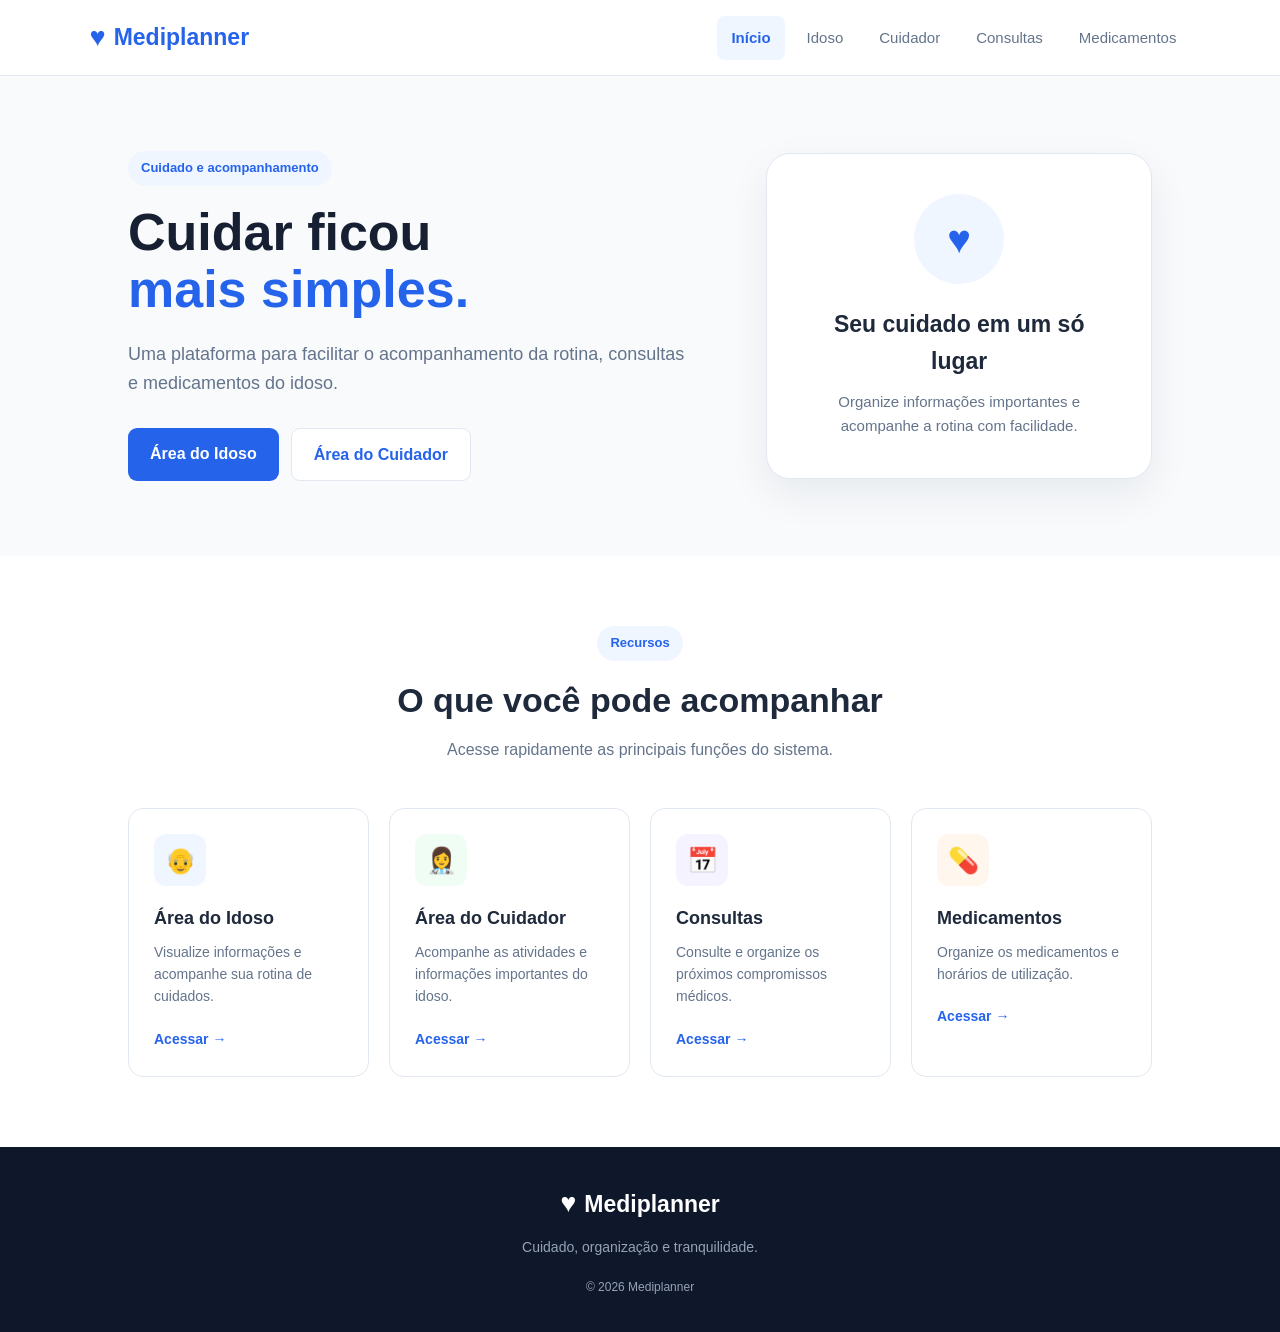
<file: index.html>
<!DOCTYPE html>
<html lang="pt-BR">
<head>
    <meta charset="UTF-8">
    <meta name="viewport" content="width=device-width, initial-scale=1.0">

    <title>Mediplanner - Início</title>

    <link rel="stylesheet" href="style.css">
</head>

<body>

    <header class="header">
        <div class="logo">
            <span>♥</span> Mediplanner
        </div>

        <nav class="menu">
            <a href="index.html" class="ativo">Início</a>
            <a href="idoso.html">Idoso</a>
            <a href="cuidador.html">Cuidador</a>
            <a href="consultas.html">Consultas</a>
            <a href="medicamentos.html">Medicamentos</a>
        </nav>
    </header>


    <main>

        <section class="hero">

            <div class="hero-texto">

                <span class="tag">Cuidado e acompanhamento</span>

                <h1>
                    Cuidar ficou
                    <span>mais simples.</span>
                </h1>

                <p>
                    Uma plataforma para facilitar o acompanhamento
                    da rotina, consultas e medicamentos do idoso.
                </p>

                <div class="hero-botoes">
                    <a href="idoso.html" class="botao principal">
                        Área do Idoso
                    </a>

                    <a href="cuidador.html" class="botao secundario">
                        Área do Cuidador
                    </a>
                </div>

            </div>


            <div class="hero-card">

                <div class="icone-grande">
                    ♥
                </div>

                <h2>Seu cuidado em um só lugar</h2>

                <p>
                    Organize informações importantes
                    e acompanhe a rotina com facilidade.
                </p>

            </div>

        </section>


        <section class="secao">

            <div class="titulo-secao">
                <span class="tag">Recursos</span>

                <h2>O que você pode acompanhar</h2>

                <p>
                    Acesse rapidamente as principais funções do sistema.
                </p>
            </div>


            <div class="cards">

                <a href="idoso.html" class="card">

                    <div class="card-icone azul">
                        👴
                    </div>

                    <h3>Área do Idoso</h3>

                    <p>
                        Visualize informações e acompanhe
                        sua rotina de cuidados.
                    </p>

                    <span class="card-link">
                        Acessar →
                    </span>

                </a>


                <a href="cuidador.html" class="card">

                    <div class="card-icone verde">
                        👩‍⚕️
                    </div>

                    <h3>Área do Cuidador</h3>

                    <p>
                        Acompanhe as atividades e informações
                        importantes do idoso.
                    </p>

                    <span class="card-link">
                        Acessar →
                    </span>

                </a>


                <a href="consultas.html" class="card">

                    <div class="card-icone roxo">
                        📅
                    </div>

                    <h3>Consultas</h3>

                    <p>
                        Consulte e organize os próximos
                        compromissos médicos.
                    </p>

                    <span class="card-link">
                        Acessar →
                    </span>

                </a>


                <a href="medicamentos.html" class="card">

                    <div class="card-icone laranja">
                        💊
                    </div>

                    <h3>Medicamentos</h3>

                    <p>
                        Organize os medicamentos e horários
                        de utilização.
                    </p>

                    <span class="card-link">
                        Acessar →
                    </span>

                </a>

            </div>

        </section>

    </main>


    <footer class="footer">

        <div class="logo">
            <span>♥</span> Mediplanner
        </div>

        <p>
            Cuidado, organização e tranquilidade.
        </p>

        <p class="copyright">
            © 2026 Mediplanner
        </p>

    </footer>


    <script src="script.js"></script>

</body>
</html>
</file>
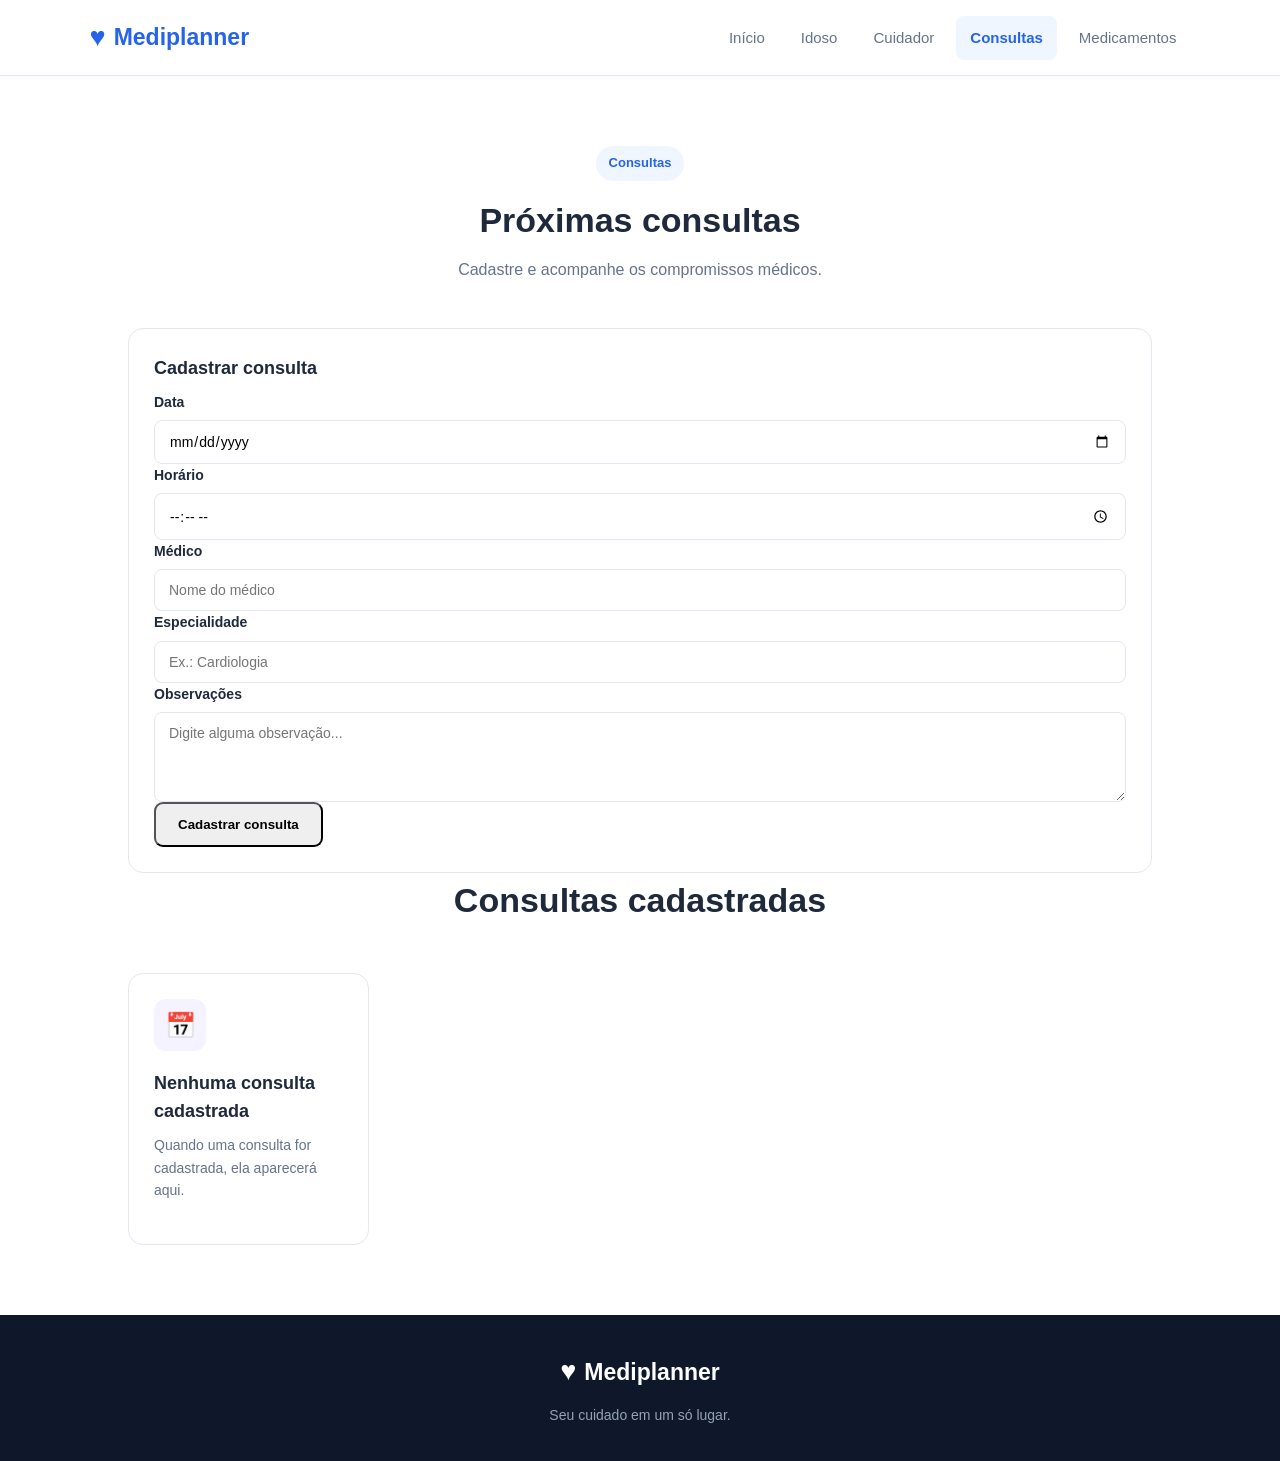
<file: consultas.html>
<!DOCTYPE html>

<html lang="pt-BR">
<head>


<meta charset="UTF-8">

<meta name="viewport"
      content="width=device-width, initial-scale=1.0">

<title>Mediplanner - Consultas</title>

<link rel="stylesheet" href="style.css">


</head>

<body>

<header class="header">


<div class="logo">
    <span>♥</span> Mediplanner
</div>

<nav class="menu">

    <a href="index.html">
        Início
    </a>

    <a href="idoso.html">
        Idoso
    </a>

    <a href="cuidador.html">
        Cuidador
    </a>

    <a href="consultas.html" class="ativo">
        Consultas
    </a>

    <a href="medicamentos.html">
        Medicamentos
    </a>

</nav>


</header>

<main>

<section class="secao">


<div class="titulo-secao">

    <span class="tag">
        Consultas
    </span>

    <h2>
        Próximas consultas
    </h2>

    <p>
        Cadastre e acompanhe os compromissos médicos.
    </p>

</div>


<!-- FORMULÁRIO DE CADASTRO -->

<div class="card">

    <h3>
        Cadastrar consulta
    </h3>

    <form id="formConsulta" onsubmit="event.preventDefault(); cadastrarConsulta();">

        <div class="campo">

            <label for="dataConsulta">
                Data
            </label>

            <input
                type="date"
                id="dataConsulta"
                required
            >

        </div>


        <div class="campo">

            <label for="horaConsulta">
                Horário
            </label>

            <input
                type="time"
                id="horaConsulta"
                required
            >

        </div>


        <div class="campo">

            <label for="medicoConsulta">
                Médico
            </label>

            <input
                type="text"
                id="medicoConsulta"
                placeholder="Nome do médico"
                required
            >

        </div>


        <div class="campo">

            <label for="especialidadeConsulta">
                Especialidade
            </label>

            <input
                type="text"
                id="especialidadeConsulta"
                placeholder="Ex.: Cardiologia"
                required
            >

        </div>


        <div class="campo">

            <label for="observacoesConsulta">
                Observações
            </label>

            <textarea
                id="observacoesConsulta"
                placeholder="Digite alguma observação..."
                rows="4"
            ></textarea>

        </div>


        <button
            type="submit"
            class="botao"
        >
            Cadastrar consulta
        </button>

    </form>

</div>


<!-- LISTA DE CONSULTAS -->

<div class="titulo-secao">

    <h2>
        Consultas cadastradas
    </h2>

</div>


<div
    class="cards"
    id="listaConsultas"
>

    <div class="card">

        <div class="card-icone roxo">
            📅
        </div>

        <h3>
            Nenhuma consulta cadastrada
        </h3>

        <p>
            Quando uma consulta for cadastrada,
            ela aparecerá aqui.
        </p>

    </div>

</div>


</section>

</main>

<footer class="footer">


<div class="logo">
    <span>♥</span> Mediplanner
</div>

<p>
    Seu cuidado em um só lugar.
</p>


</footer>

<script src="script.js"></script>

</body>
</html>
</file>
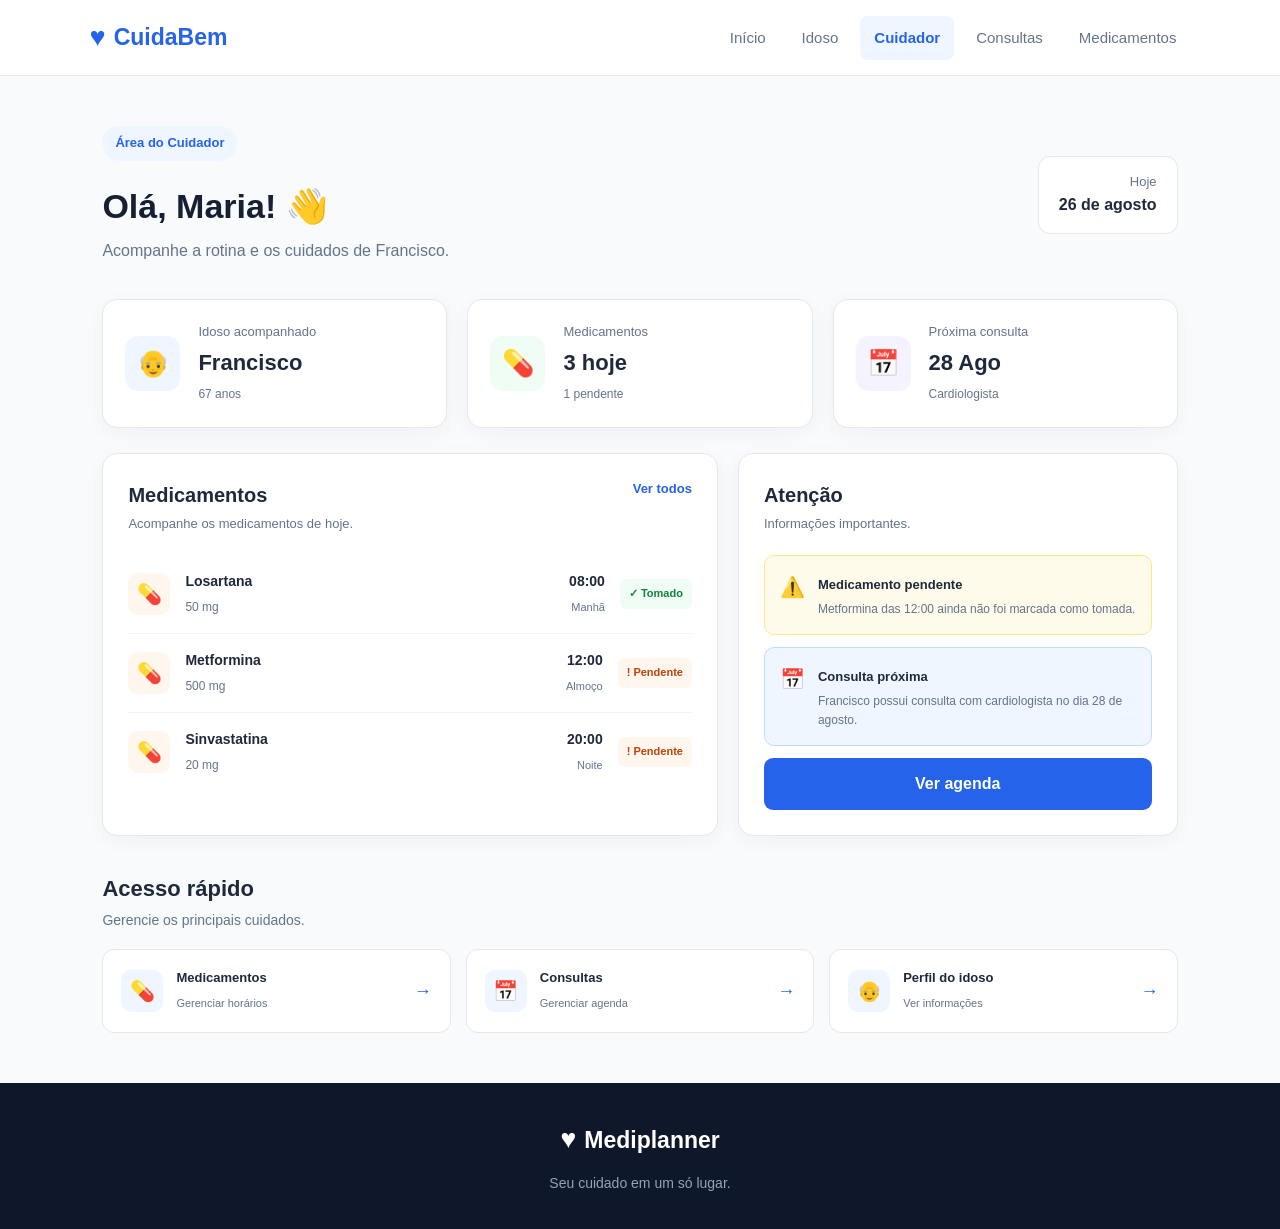
<file: cuidador.html>
<!DOCTYPE html>
<html lang="pt-BR">

<head>

    <meta charset="UTF-8">

    <meta name="viewport"
          content="width=device-width, initial-scale=1.0">

    <title>CuidaBem - Dashboard do Cuidador</title>

    <link rel="stylesheet" href="style.css">

</head>


<body>


<header class="header">

    <div class="logo">
        <span>♥</span> CuidaBem
    </div>


    <nav class="menu">

        <a href="index.html">
            Início
        </a>

        <a href="idoso.html">
            Idoso
        </a>

        <a href="cuidador.html" class="ativo">
            Cuidador
        </a>

        <a href="consultas.html">
            Consultas
        </a>

        <a href="medicamentos.html">
            Medicamentos
        </a>

    </nav>

</header>



<main class="dashboard">


    <!-- CABEÇALHO -->

    <section class="dashboard-top">

        <div>

            <span class="tag">
                Área do Cuidador
            </span>


            <h1>
                Olá, Maria! 👋
            </h1>


            <p>
                Acompanhe a rotina e os cuidados de Francisco.
            </p>

        </div>


        <div class="data-atual">

            <span>
                Hoje
            </span>

            <strong>
                26 de agosto
            </strong>

        </div>

    </section>



    <!-- RESUMO -->

    <section class="resumo-grid">


        <div class="resumo-card azul">

            <div class="resumo-icone">
                👴
            </div>

            <div>

                <span>
                    Idoso acompanhado
                </span>

                <strong>
                    Francisco
                </strong>

                <small>
                    67 anos
                </small>

            </div>

        </div>



        <div class="resumo-card verde">

            <div class="resumo-icone">
                💊
            </div>

            <div>

                <span>
                    Medicamentos
                </span>

                <strong>
                    3 hoje
                </strong>

                <small>
                    1 pendente
                </small>

            </div>

        </div>



        <div class="resumo-card roxo">

            <div class="resumo-icone">
                📅
            </div>

            <div>

                <span>
                    Próxima consulta
                </span>

                <strong>
                    28 Ago
                </strong>

                <small>
                    Cardiologista
                </small>

            </div>

        </div>

    </section>



    <!-- CONTEÚDO -->

    <section class="dashboard-grid">


        <!-- MEDICAMENTOS -->

        <div class="painel">


            <div class="painel-header">

                <div>

                    <h2>
                        Medicamentos
                    </h2>

                    <p>
                        Acompanhe os medicamentos de hoje.
                    </p>

                </div>


                <a href="medicamentos.html">
                    Ver todos
                </a>

            </div>



            <div class="medicamento-item">

                <div class="item-icone">
                    💊
                </div>


                <div class="item-info">

                    <strong>
                        Losartana
                    </strong>

                    <span>
                        50 mg
                    </span>

                </div>


                <div class="item-horario">

                    <strong>
                        08:00
                    </strong>

                    <span>
                        Manhã
                    </span>

                </div>


                <span class="status-label tomado">
                    ✓ Tomado
                </span>

            </div>



            <div class="medicamento-item">

                <div class="item-icone">
                    💊
                </div>


                <div class="item-info">

                    <strong>
                        Metformina
                    </strong>

                    <span>
                        500 mg
                    </span>

                </div>


                <div class="item-horario">

                    <strong>
                        12:00
                    </strong>

                    <span>
                        Almoço
                    </span>

                </div>


                <span class="status-label pendente">
                    ! Pendente
                </span>

            </div>



            <div class="medicamento-item">

                <div class="item-icone">
                    💊
                </div>


                <div class="item-info">

                    <strong>
                        Sinvastatina
                    </strong>

                    <span>
                        20 mg
                    </span>

                </div>


                <div class="item-horario">

                    <strong>
                        20:00
                    </strong>

                    <span>
                        Noite
                    </span>

                </div>


                <span class="status-label pendente">
                    ! Pendente
                </span>

            </div>


        </div>



        <!-- ALERTAS -->

        <div class="painel">


            <div class="painel-header">

                <div>

                    <h2>
                        Atenção
                    </h2>

                    <p>
                        Informações importantes.
                    </p>

                </div>

            </div>



            <div class="alerta alerta-amarelo">

                <div class="alerta-icone">
                    ⚠️
                </div>

                <div>

                    <strong>
                        Medicamento pendente
                    </strong>

                    <p>
                        Metformina das 12:00 ainda não foi marcada como tomada.
                    </p>

                </div>

            </div>



            <div class="alerta alerta-azul">

                <div class="alerta-icone">
                    📅
                </div>

                <div>

                    <strong>
                        Consulta próxima
                    </strong>

                    <p>
                        Francisco possui consulta com cardiologista no dia 28 de agosto.
                    </p>

                </div>

            </div>



            <a
                href="consultas.html"
                class="botao principal botao-largo">

                Ver agenda

            </a>


        </div>


    </section>



    <!-- ROTINA -->

    <section class="acesso-rapido">


        <div class="titulo-dashboard">

            <h2>
                Acesso rápido
            </h2>

            <p>
                Gerencie os principais cuidados.
            </p>

        </div>



        <div class="acoes-grid">


            <a href="medicamentos.html"
               class="acao-card">

                <span>
                    💊
                </span>

                <div>

                    <strong>
                        Medicamentos
                    </strong>

                    <small>
                        Gerenciar horários
                    </small>

                </div>

                <b>
                    →
                </b>

            </a>



            <a href="consultas.html"
               class="acao-card">

                <span>
                    📅
                </span>

                <div>

                    <strong>
                        Consultas
                    </strong>

                    <small>
                        Gerenciar agenda
                    </small>

                </div>

                <b>
                    →
                </b>

            </a>



            <a href="idoso.html"
               class="acao-card">

                <span>
                    👴
                </span>

                <div>

                    <strong>
                        Perfil do idoso
                    </strong>

                    <small>
                        Ver informações
                    </small>

                </div>

                <b>
                    →
                </b>

            </a>


        </div>

    </section>


</main>



<footer class="footer">

    <div class="logo">

        <span>♥</span>
        Mediplanner

    </div>


    <p>
        Seu cuidado em um só lugar.
    </p>

</footer>



<script src="script.js"></script>

</body>

</html>
</file>
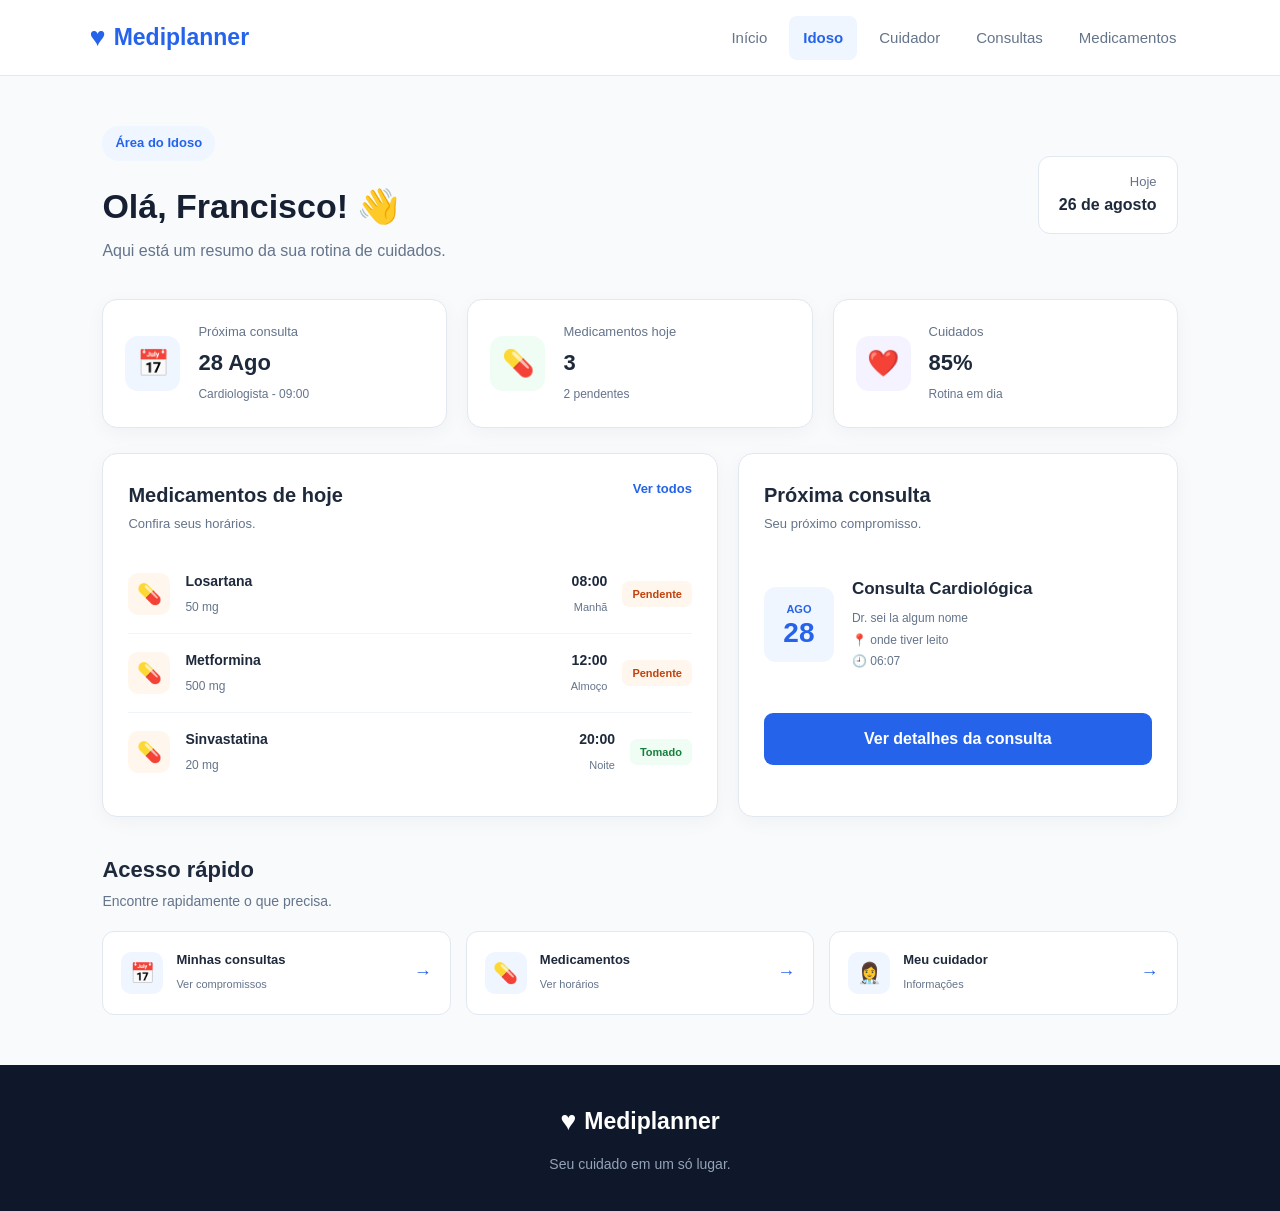
<file: idoso.html>
<!DOCTYPE html>
<html lang="pt-BR">

<head>
    <meta charset="UTF-8">
    <meta name="viewport" content="width=device-width, initial-scale=1.0">

    <title>Mediplanner - Dashboard do Idoso</title>

    <link rel="stylesheet" href="style.css">
</head>

<body>

<header class="header">

    <div class="logo">
        <span>♥</span> Mediplanner
    </div>

    <nav class="menu">
        <a href="index.html">Início</a>
        <a href="idoso.html" class="ativo">Idoso</a>
        <a href="cuidador.html">Cuidador</a>
        <a href="consultas.html">Consultas</a>
        <a href="medicamentos.html">Medicamentos</a>
    </nav>

</header>


<main class="dashboard">

    <!-- CABEÇALHO DO DASHBOARD -->

    <section class="dashboard-top">

        <div>
            <span class="tag">Área do Idoso</span>

            <h1>Olá, Francisco! 👋</h1>

            <p>
                Aqui está um resumo da sua rotina de cuidados.
            </p>
        </div>

        <div class="data-atual">
            <span>Hoje</span>
            <strong>26 de agosto</strong>
        </div>

    </section>


    <!-- RESUMO -->

    <section class="resumo-grid">

        <div class="resumo-card azul">

            <div class="resumo-icone">
                📅
            </div>

            <div>
                <span>Próxima consulta</span>

                <strong>28 Ago</strong>

                <small>Cardiologista - 09:00</small>
            </div>

        </div>


        <div class="resumo-card verde">

            <div class="resumo-icone">
                💊
            </div>

            <div>
                <span>Medicamentos hoje</span>

                <strong>3</strong>

                <small>2 pendentes</small>
            </div>

        </div>


        <div class="resumo-card roxo">

            <div class="resumo-icone">
                ❤️
            </div>

            <div>
                <span>Cuidados</span>

                <strong>85%</strong>

                <small>Rotina em dia</small>
            </div>

        </div>

    </section>


    <!-- CONTEÚDO PRINCIPAL -->

    <section class="dashboard-grid">


        <!-- MEDICAMENTOS -->

        <div class="painel">

            <div class="painel-header">

                <div>
                    <h2>Medicamentos de hoje</h2>

                    <p>
                        Confira seus horários.
                    </p>
                </div>

                <a href="medicamentos.html">
                    Ver todos
                </a>

            </div>


            <div class="medicamento-item">

                <div class="item-icone">
                    💊
                </div>

                <div class="item-info">
                    <strong>Losartana</strong>
                    <span>50 mg</span>
                </div>

                <div class="item-horario">
                    <strong>08:00</strong>
                    <span>Manhã</span>
                </div>

                <button
                    class="status-btn pendente"
                    onclick="marcarMedicamento(this)">
                    Pendente
                </button>

            </div>


            <div class="medicamento-item">

                <div class="item-icone">
                    💊
                </div>

                <div class="item-info">
                    <strong>Metformina</strong>
                    <span>500 mg</span>
                </div>

                <div class="item-horario">
                    <strong>12:00</strong>
                    <span>Almoço</span>
                </div>

                <button
                    class="status-btn pendente"
                    onclick="marcarMedicamento(this)">
                    Pendente
                </button>

            </div>


            <div class="medicamento-item">

                <div class="item-icone">
                    💊
                </div>

                <div class="item-info">
                    <strong>Sinvastatina</strong>
                    <span>20 mg</span>
                </div>

                <div class="item-horario">
                    <strong>20:00</strong>
                    <span>Noite</span>
                </div>

                <button
                    class="status-btn tomado"
                    onclick="marcarMedicamento(this)">
                    Tomado
                </button>

            </div>

        </div>


        <!-- PRÓXIMA CONSULTA -->

        <div class="painel consulta-painel">

            <div class="painel-header">

                <div>
                    <h2>Próxima consulta</h2>

                    <p>
                        Seu próximo compromisso.
                    </p>
                </div>

            </div>


            <div class="consulta-data">

                <div class="calendario">

                    <span>AGO</span>

                    <strong>28</strong>

                </div>


                <div>

                    <h3>Consulta Cardiológica</h3>

                    <p>Dr. sei la algum nome</p>

                    <p>📍 onde tiver leito</p>

                    <p>🕘 06:07</p>

                </div>

            </div>


            <a
                href="consultas.html"
                class="botao principal botao-largo">

                Ver detalhes da consulta

            </a>

        </div>


    </section>


    <!-- ACESSO RÁPIDO -->

    <section class="acesso-rapido">

        <div class="titulo-dashboard">

            <h2>Acesso rápido</h2>

            <p>
                Encontre rapidamente o que precisa.
            </p>

        </div>


        <div class="acoes-grid">

            <a href="consultas.html" class="acao-card">

                <span>📅</span>

                <div>
                    <strong>Minhas consultas</strong>

                    <small>
                        Ver compromissos
                    </small>
                </div>

                <b>→</b>

            </a>


            <a href="medicamentos.html" class="acao-card">

                <span>💊</span>

                <div>
                    <strong>Medicamentos</strong>

                    <small>
                        Ver horários
                    </small>
                </div>

                <b>→</b>

            </a>


            <a href="cuidador.html" class="acao-card">

                <span>👩‍⚕️</span>

                <div>
                    <strong>Meu cuidador</strong>

                    <small>
                        Informações
                    </small>
                </div>

                <b>→</b>

            </a>

        </div>

    </section>

</main>


<footer class="footer">

    <div class="logo">
        <span>♥</span> Mediplanner
    </div>

    <p>
        Seu cuidado em um só lugar.
    </p>

</footer>


<script src="script.js"></script>

</body>
</html>
</file>
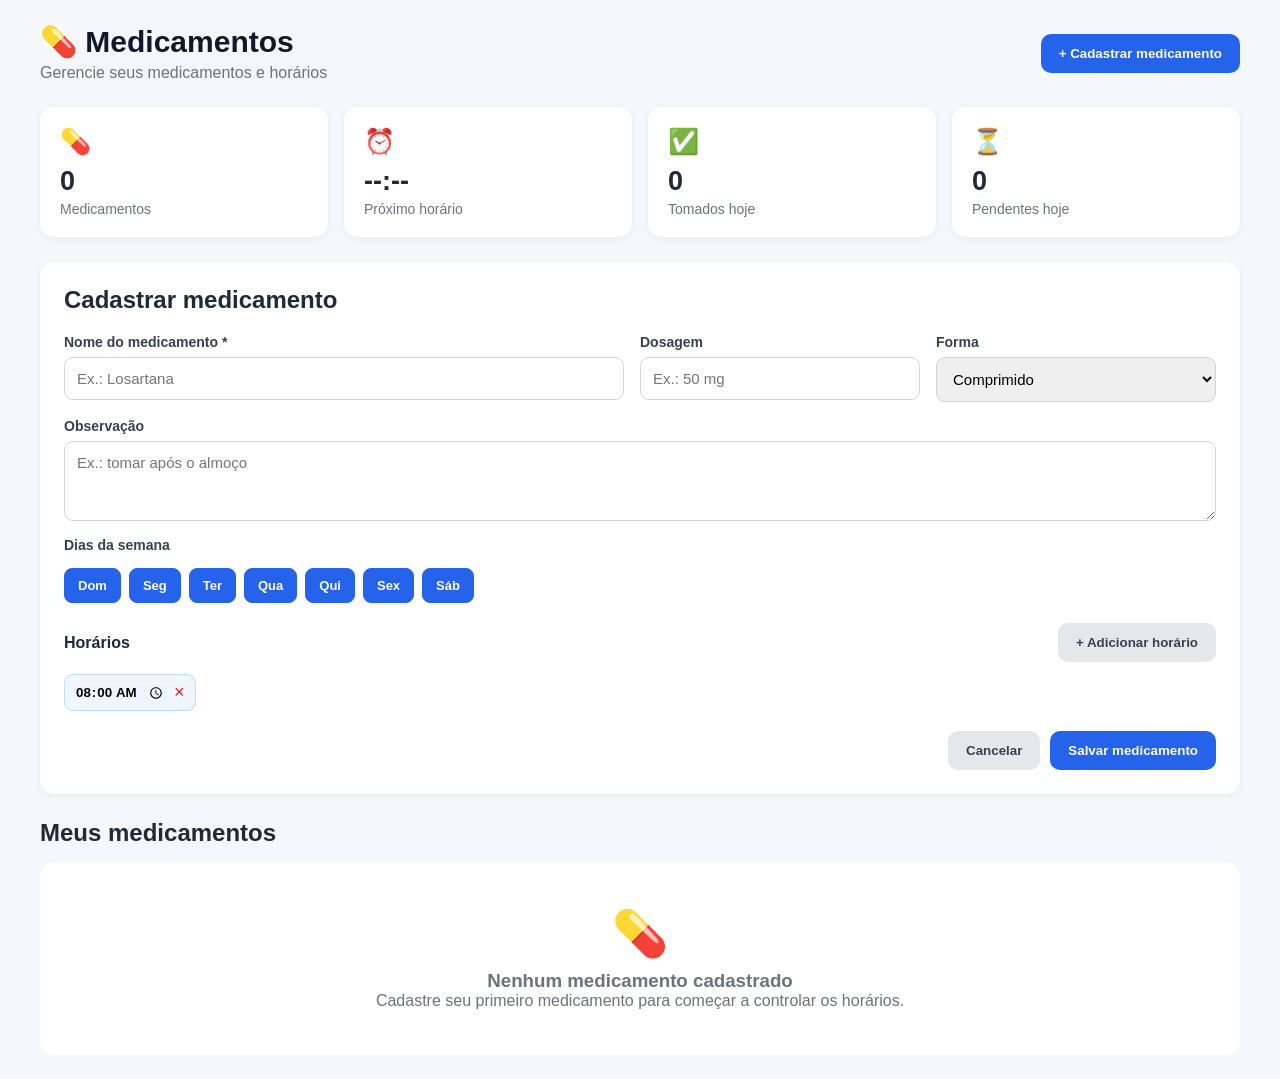
<file: medicamentos.html>
<!DOCTYPE html>
<html lang="pt-BR">
<head>
  <meta charset="UTF-8">
  <meta name="viewport" content="width=device-width, initial-scale=1.0">
  <title>Medicamentos</title>

  <style>
    * {
      box-sizing: border-box;
      margin: 0;
      padding: 0;
      font-family: Arial, sans-serif;
    }

    body {
      background: #f4f7fb;
      color: #1f2937;
      padding: 24px;
    }

    .container {
      max-width: 1200px;
      margin: auto;
    }

    header {
      display: flex;
      justify-content: space-between;
      align-items: center;
      margin-bottom: 25px;
      gap: 15px;
    }

    header h1 {
      font-size: 30px;
      color: #111827;
    }

    header p {
      color: #6b7280;
      margin-top: 5px;
    }

    .btn {
      border: none;
      border-radius: 10px;
      padding: 12px 18px;
      cursor: pointer;
      font-weight: bold;
      transition: .2s;
    }

    .btn:hover {
      transform: translateY(-1px);
    }

    .btn-primary {
      background: #2563eb;
      color: white;
    }

    .btn-primary:hover {
      background: #1d4ed8;
    }

    .btn-secondary {
      background: #e5e7eb;
      color: #374151;
    }

    .btn-danger {
      background: #fee2e2;
      color: #dc2626;
    }

    /* RESUMO */

    .summary {
      display: grid;
      grid-template-columns: repeat(4, 1fr);
      gap: 16px;
      margin-bottom: 25px;
    }

    .summary-card {
      background: white;
      border-radius: 14px;
      padding: 20px;
      box-shadow: 0 2px 8px rgba(0,0,0,.05);
    }

    .summary-card .icon {
      font-size: 25px;
      margin-bottom: 10px;
    }

    .summary-card .number {
      font-size: 27px;
      font-weight: bold;
    }

    .summary-card .label {
      color: #6b7280;
      font-size: 14px;
      margin-top: 4px;
    }

    /* CADASTRO */

    .form-card {
      background: white;
      border-radius: 14px;
      padding: 24px;
      margin-bottom: 25px;
      box-shadow: 0 2px 8px rgba(0,0,0,.05);
    }

    .form-card h2 {
      margin-bottom: 20px;
    }

    .form-grid {
      display: grid;
      grid-template-columns: 2fr 1fr 1fr;
      gap: 16px;
    }

    .field {
      display: flex;
      flex-direction: column;
      gap: 7px;
    }

    .field label {
      font-size: 14px;
      font-weight: bold;
      color: #374151;
    }

    .field input,
    .field select,
    .field textarea {
      width: 100%;
      border: 1px solid #d1d5db;
      border-radius: 9px;
      padding: 12px;
      outline: none;
      font-size: 15px;
    }

    .field input:focus,
    .field select:focus,
    .field textarea:focus {
      border-color: #2563eb;
    }

    .field textarea {
      resize: vertical;
      min-height: 80px;
    }

    .full {
      grid-column: 1 / -1;
    }

    .horarios-box {
      margin-top: 20px;
    }

    .horarios-header {
      display: flex;
      justify-content: space-between;
      align-items: center;
      margin-bottom: 12px;
    }

    .horarios-list {
      display: flex;
      flex-wrap: wrap;
      gap: 10px;
    }

    .horario-item {
      display: flex;
      align-items: center;
      gap: 8px;
      background: #eff6ff;
      border: 1px solid #bfdbfe;
      padding: 7px 10px;
      border-radius: 9px;
    }

    .horario-item input {
      border: none;
      background: transparent;
      font-weight: bold;
    }

    .remove-horario {
      border: none;
      background: transparent;
      color: #dc2626;
      cursor: pointer;
      font-size: 18px;
    }

    .form-actions {
      display: flex;
      justify-content: flex-end;
      gap: 10px;
      margin-top: 20px;
    }

    /* DIAS */

    .dias {
      display: flex;
      flex-wrap: wrap;
      gap: 8px;
      margin-top: 8px;
    }

    .dia {
      border: 1px solid #d1d5db;
      background: white;
      padding: 9px 13px;
      border-radius: 8px;
      cursor: pointer;
      font-size: 13px;
      font-weight: bold;
    }

    .dia.active {
      background: #2563eb;
      color: white;
      border-color: #2563eb;
    }

    /* LISTA */

    .section-title {
      display: flex;
      justify-content: space-between;
      align-items: center;
      margin-bottom: 15px;
    }

    .medicamentos-list {
      display: grid;
      gap: 16px;
    }

    .med-card {
      background: white;
      border-radius: 14px;
      padding: 20px;
      box-shadow: 0 2px 8px rgba(0,0,0,.05);
    }

    .med-top {
      display: flex;
      justify-content: space-between;
      align-items: flex-start;
      gap: 15px;
    }

    .med-info h3 {
      font-size: 20px;
      margin-bottom: 5px;
    }

    .med-info p {
      color: #6b7280;
      font-size: 14px;
    }

    .med-actions {
      display: flex;
      gap: 8px;
    }

    .icon-btn {
      border: none;
      background: #f3f4f6;
      padding: 8px 11px;
      border-radius: 8px;
      cursor: pointer;
    }

    .icon-btn:hover {
      background: #e5e7eb;
    }

    .dose-list {
      display: grid;
      grid-template-columns: repeat(auto-fit, minmax(220px, 1fr));
      gap: 10px;
      margin-top: 18px;
    }

    .dose {
      border: 1px solid #e5e7eb;
      border-radius: 10px;
      padding: 12px;
      display: flex;
      justify-content: space-between;
      align-items: center;
      gap: 10px;
    }

    .dose-info strong {
      display: block;
      font-size: 17px;
    }

    .dose-info span {
      color: #6b7280;
      font-size: 13px;
    }

    .status-btn {
      border: none;
      border-radius: 8px;
      padding: 8px 12px;
      cursor: pointer;
      font-weight: bold;
      white-space: nowrap;
    }

    .status-pendente {
      background: #fef3c7;
      color: #92400e;
    }

    .status-tomado {
      background: #dcfce7;
      color: #166534;
    }

    .empty {
      background: white;
      padding: 45px 20px;
      border-radius: 14px;
      text-align: center;
      color: #6b7280;
    }

    .empty .emoji {
      font-size: 45px;
      margin-bottom: 10px;
    }

    @media (max-width: 800px) {
      body {
        padding: 15px;
      }

      header {
        flex-direction: column;
        align-items: stretch;
      }

      .summary {
        grid-template-columns: repeat(2, 1fr);
      }

      .form-grid {
        grid-template-columns: 1fr;
      }

      .full {
        grid-column: auto;
      }

      .med-top {
        flex-direction: column;
      }

      .med-actions {
        width: 100%;
      }
    }

    @media (max-width: 480px) {
      .summary {
        grid-template-columns: 1fr 1fr;
      }

      .summary-card {
        padding: 15px;
      }

      .summary-card .number {
        font-size: 22px;
      }

      .dose-list {
        grid-template-columns: 1fr;
      }
    }
  </style>
</head>

<body>

<div class="container">

  <header>
    <div>
      <h1>💊 Medicamentos</h1>
      <p>Gerencie seus medicamentos e horários</p>
    </div>

    <button class="btn btn-primary" onclick="novoMedicamento()">
      + Cadastrar medicamento
    </button>
  </header>


  <!-- RESUMO -->

  <section class="summary">

    <div class="summary-card">
      <div class="icon">💊</div>
      <div class="number" id="totalMedicamentos">0</div>
      <div class="label">Medicamentos</div>
    </div>

    <div class="summary-card">
      <div class="icon">⏰</div>
      <div class="number" id="proximoHorario">--:--</div>
      <div class="label">Próximo horário</div>
    </div>

    <div class="summary-card">
      <div class="icon">✅</div>
      <div class="number" id="totalTomados">0</div>
      <div class="label">Tomados hoje</div>
    </div>

    <div class="summary-card">
      <div class="icon">⏳</div>
      <div class="number" id="totalPendentes">0</div>
      <div class="label">Pendentes hoje</div>
    </div>

  </section>


  <!-- FORMULÁRIO -->

  <section class="form-card" id="formCard">

    <h2 id="formTitulo">Cadastrar medicamento</h2>

    <form id="medForm">

      <div class="form-grid">

        <div class="field">
          <label>Nome do medicamento *</label>
          <input
            type="text"
            id="nome"
            placeholder="Ex.: Losartana"
            required
          >
        </div>

        <div class="field">
          <label>Dosagem</label>
          <input
            type="text"
            id="dosagem"
            placeholder="Ex.: 50 mg"
          >
        </div>

        <div class="field">
          <label>Forma</label>
          <select id="forma">
            <option value="Comprimido">Comprimido</option>
            <option value="Cápsula">Cápsula</option>
            <option value="Gotas">Gotas</option>
            <option value="Xarope">Xarope</option>
            <option value="Injeção">Injeção</option>
            <option value="Outro">Outro</option>
          </select>
        </div>

        <div class="field full">
          <label>Observação</label>
          <textarea
            id="observacao"
            placeholder="Ex.: tomar após o almoço"
          ></textarea>
        </div>

        <div class="field full">
          <label>Dias da semana</label>

          <div class="dias">
            <button type="button" class="dia active" data-dia="0">Dom</button>
            <button type="button" class="dia active" data-dia="1">Seg</button>
            <button type="button" class="dia active" data-dia="2">Ter</button>
            <button type="button" class="dia active" data-dia="3">Qua</button>
            <button type="button" class="dia active" data-dia="4">Qui</button>
            <button type="button" class="dia active" data-dia="5">Sex</button>
            <button type="button" class="dia active" data-dia="6">Sáb</button>
          </div>
        </div>

      </div>


      <div class="horarios-box">

        <div class="horarios-header">
          <strong>Horários</strong>

          <button
            type="button"
            class="btn btn-secondary"
            onclick="adicionarHorario()"
          >
            + Adicionar horário
          </button>
        </div>

        <div id="horariosList" class="horarios-list"></div>

      </div>


      <div class="form-actions">

        <button
          type="button"
          class="btn btn-secondary"
          onclick="cancelarEdicao()"
        >
          Cancelar
        </button>

        <button
          type="submit"
          class="btn btn-primary"
        >
          Salvar medicamento
        </button>

      </div>

    </form>

  </section>


  <!-- LISTA -->

  <section>

    <div class="section-title">
      <h2>Meus medicamentos</h2>
    </div>

    <div id="medicamentosList" class="medicamentos-list"></div>

  </section>

</div>


<script>

  let medicamentos = JSON.parse(
    localStorage.getItem("medicamentos")
  ) || [];

  let editandoId = null;

  let horarios = ["08:00"];


  /*
   * INICIALIZAÇÃO
   */

  document.addEventListener("DOMContentLoaded", () => {

    renderHorarios();

    renderMedicamentos();

    atualizarResumo();

    configurarDias();

  });


  /*
   * DIAS DA SEMANA
   */

  function configurarDias() {

    document.querySelectorAll(".dia").forEach(botao => {

      botao.addEventListener("click", () => {
        botao.classList.toggle("active");
      });

    });

  }


  function pegarDiasSelecionados() {

    return Array.from(
      document.querySelectorAll(".dia.active")
    ).map(botao => Number(botao.dataset.dia));

  }


  /*
   * HORÁRIOS
   */

  function renderHorarios() {

    const container = document.getElementById("horariosList");

    container.innerHTML = "";

    horarios.forEach((horario, index) => {

      const div = document.createElement("div");

      div.className = "horario-item";

      div.innerHTML = `
        <input
          type="time"
          value="${horario}"
          onchange="alterarHorario(${index}, this.value)"
        >

        <button
          type="button"
          class="remove-horario"
          onclick="removerHorario(${index})"
          title="Remover horário"
        >
          ×
        </button>
      `;

      container.appendChild(div);

    });

  }


  function adicionarHorario() {

    horarios.push("12:00");

    renderHorarios();

  }


  function alterarHorario(index, valor) {

    horarios[index] = valor;

  }


  function removerHorario(index) {

    if (horarios.length === 1) {

      alert("O medicamento precisa ter pelo menos um horário.");

      return;

    }

    horarios.splice(index, 1);

    renderHorarios();

  }


  /*
   * CADASTRAR / EDITAR
   */

  document.getElementById("medForm").addEventListener(
    "submit",
    function(event) {

      event.preventDefault();

      const nome = document.getElementById("nome").value.trim();

      if (!nome) {
        alert("Informe o nome do medicamento.");
        return;
      }

      if (horarios.length === 0) {
        alert("Adicione pelo menos um horário.");
        return;
      }

      const dias = pegarDiasSelecionados();

      if (dias.length === 0) {
        alert("Selecione pelo menos um dia da semana.");
        return;
      }


      const medicamento = {

        id: editandoId || Date.now(),

        nome: nome,

        dosagem:
          document.getElementById("dosagem").value.trim(),

        forma:
          document.getElementById("forma").value,

        observacao:
          document.getElementById("observacao").value.trim(),

        horarios: [...horarios],

        dias: dias,

        registros:
          editandoId
            ? medicamentos.find(m => m.id === editandoId)?.registros || {}
            : {}

      };


      if (editandoId) {

        medicamentos = medicamentos.map(m =>
          m.id === editandoId
            ? medicamento
            : m
        );

      } else {

        medicamentos.push(medicamento);

      }


      salvar();

      cancelarEdicao();

      renderMedicamentos();

      atualizarResumo();

    }
  );


  /*
   * NOVO MEDICAMENTO
   */

  function novoMedicamento() {

    editandoId = null;

    document.getElementById("formTitulo").textContent =
      "Cadastrar medicamento";

    document.getElementById("medForm").reset();

    horarios = ["08:00"];

    document.querySelectorAll(".dia").forEach(
      dia => dia.classList.add("active")
    );

    renderHorarios();

    document
      .getElementById("formCard")
      .scrollIntoView({
        behavior: "smooth"
      });

  }


  /*
   * EDITAR
   */

  function editarMedicamento(id) {

    const med = medicamentos.find(m => m.id === id);

    if (!med) return;

    editandoId = id;

    document.getElementById("formTitulo").textContent =
      "Editar medicamento";

    document.getElementById("nome").value =
      med.nome;

    document.getElementById("dosagem").value =
      med.dosagem || "";

    document.getElementById("forma").value =
      med.forma || "Comprimido";

    document.getElementById("observacao").value =
      med.observacao || "";

    horarios = [...med.horarios];

    document.querySelectorAll(".dia").forEach(botao => {

      const dia = Number(botao.dataset.dia);

      botao.classList.toggle(
        "active",
        med.dias.includes(dia)
      );

    });

    renderHorarios();

    document
      .getElementById("formCard")
      .scrollIntoView({
        behavior: "smooth"
      });

  }


  /*
   * CANCELAR
   */

  function cancelarEdicao() {

    editandoId = null;

    document.getElementById("formTitulo").textContent =
      "Cadastrar medicamento";

    document.getElementById("medForm").reset();

    horarios = ["08:00"];

    document.querySelectorAll(".dia").forEach(
      dia => dia.classList.add("active")
    );

    renderHorarios();

  }


  /*
   * EXCLUIR
   */

  function excluirMedicamento(id) {

    const med = medicamentos.find(m => m.id === id);

    if (!med) return;

    const confirmar = confirm(
      `Deseja excluir o medicamento "${med.nome}"?`
    );

    if (!confirmar) return;

    medicamentos = medicamentos.filter(
      m => m.id !== id
    );

    salvar();

    renderMedicamentos();

    atualizarResumo();

  }


  /*
   * TOMADO / PENDENTE
   */

  function alternarStatus(
    medicamentoId,
    horario
  ) {

    const hoje = obterDataHoje();

    const med = medicamentos.find(
      m => m.id === medicamentoId
    );

    if (!med) return;

    if (!med.registros) {
      med.registros = {};
    }

    const chave = `${hoje}_${horario}`;

    med.registros[chave] =
      !med.registros[chave];

    salvar();

    renderMedicamentos();

    atualizarResumo();

  }


  function foiTomado(med, horario) {

    if (!med.registros) return false;

    const chave =
      `${obterDataHoje()}_${horario}`;

    return med.registros[chave] === true;

  }


  /*
   * RENDERIZA LISTA
   */

  function renderMedicamentos() {

    const container =
      document.getElementById("medicamentosList");

    container.innerHTML = "";


    if (medicamentos.length === 0) {

      container.innerHTML = `
        <div class="empty">
          <div class="emoji">💊</div>

          <h3>Nenhum medicamento cadastrado</h3>

          <p>
            Cadastre seu primeiro medicamento para
            começar a controlar os horários.
          </p>
        </div>
      `;

      return;

    }


    medicamentos.forEach(med => {

      const card =
        document.createElement("div");

      card.className = "med-card";


      const doses = med.horarios
        .sort()
        .map(horario => {

          const tomado =
            foiTomado(med, horario);

          return `

            <div class="dose">

              <div class="dose-info">

                <strong>⏰ ${horario}</strong>

                <span>
                  ${tomado
                    ? "Dose tomada"
                    : "Dose pendente"}
                </span>

              </div>

              <button
                class="status-btn ${
                  tomado
                    ? "status-tomado"
                    : "status-pendente"
                }"
                onclick="alternarStatus(
                  ${med.id},
                  '${horario}'
                )"
              >
                ${
                  tomado
                    ? "✓ Tomado"
                    : "⏳ Pendente"
                }
              </button>

            </div>

          `;

        })
        .join("");


      card.innerHTML = `

        <div class="med-top">

          <div class="med-info">

            <h3>
              💊 ${escaparHTML(med.nome)}
            </h3>

            <p>
              ${escaparHTML(med.dosagem || "Sem dosagem")}
              •
              ${escaparHTML(med.forma || "")}
            </p>

            ${
              med.observacao
                ? `
                  <p style="margin-top:8px">
                    📝 ${escaparHTML(med.observacao)}
                  </p>
                `
                : ""
            }

          </div>


          <div class="med-actions">

            <button
              class="icon-btn"
              onclick="editarMedicamento(${med.id})"
              title="Editar"
            >
              ✏️
            </button>

            <button
              class="icon-btn"
              onclick="excluirMedicamento(${med.id})"
              title="Excluir"
            >
              🗑️
            </button>

          </div>

        </div>


        <div class="dose-list">

          ${doses}

        </div>

      `;


      container.appendChild(card);

    });

  }


  /*
   * RESUMO
   */

  function atualizarResumo() {

    document.getElementById(
      "totalMedicamentos"
    ).textContent = medicamentos.length;


    let tomados = 0;

    let pendentes = 0;

    let proximo = null;

    const agora = new Date();

    const horaAtual =
      agora.getHours() * 60 +
      agora.getMinutes();


    medicamentos.forEach(med => {

      med.horarios.forEach(horario => {

        if (foiTomado(med, horario)) {

          tomados++;

        } else {

          pendentes++;

          const [h, m] =
            horario.split(":").map(Number);

          const minutos =
            h * 60 + m;

          if (
            minutos >= horaAtual &&
            (proximo === null ||
             minutos < proximo.minutos)
          ) {

            proximo = {
              minutos,
              horario
            };

          }

        }

      });

    });


    document.getElementById(
      "totalTomados"
    ).textContent = tomados;


    document.getElementById(
      "totalPendentes"
    ).textContent = pendentes;


    document.getElementById(
      "proximoHorario"
    ).textContent =
      proximo
        ? proximo.horario
        : "--:--";

  }


  /*
   * DATA
   */

  function obterDataHoje() {

    const hoje = new Date();

    const ano = hoje.getFullYear();

    const mes =
      String(hoje.getMonth() + 1)
        .padStart(2, "0");

    const dia =
      String(hoje.getDate())
        .padStart(2, "0");

    return `${ano}-${mes}-${dia}`;

  }


  /*
   * LOCAL STORAGE
   */

  function salvar() {

    localStorage.setItem(
      "medicamentos",
      JSON.stringify(medicamentos)
    );

  }


  /*
   * SEGURANÇA PARA TEXTO
   */

  function escaparHTML(texto) {

    return String(texto)
      .replace(/&/g, "&amp;")
      .replace(/</g, "&lt;")
      .replace(/>/g, "&gt;")
      .replace(/"/g, "&quot;")
      .replace(/'/g, "&#039;");

  }

</script>

</body>
</html>
</file>
<file: style.css>
/* =========================================
   CONFIGURAÇÕES GERAIS
========================================= */

* {
    margin: 0;
    padding: 0;
    box-sizing: border-box;
}

:root {
    --azul: #2563eb;
    --azul-escuro: #1e40af;
    --azul-claro: #eff6ff;

    --verde: #f08345;
    --roxo: #ee8e40;
    --laranja: #ffb95e;

    --texto: #1e293b;
    --texto-claro: #64748b;

    --fundo: #f8fafc;
    --branco: #ffffff;

    --borda: #e2e8f0;
}

body {
    font-family: Arial, Helvetica, sans-serif;
    background-color: var(--fundo);
    color: var(--texto);
    line-height: 1.6;
}


/* =========================================
   HEADER
========================================= */

.header {
    width: 100%;
    height: 76px;

    display: flex;
    align-items: center;
    justify-content: space-between;

    padding: 0 7%;

    background-color: var(--branco);

    border-bottom: 1px solid var(--borda);
}


/* LOGO */

.logo {
    display: flex;
    align-items: center;
    gap: 8px;

    font-size: 23px;
    font-weight: 700;

    color: var(--azul);
}

.logo span {
    font-size: 27px;
}


/* MENU */

.menu {
    display: flex;
    align-items: center;
    gap: 8px;
}

.menu a {
    text-decoration: none;

    color: var(--texto-claro);

    font-size: 15px;
    font-weight: 500;

    padding: 10px 14px;

    border-radius: 8px;

    transition: 0.2s;
}

.menu a:hover {
    color: var(--azul);
    background-color: var(--azul-claro);
}

.menu a.ativo {
    color: var(--azul);
    background-color: var(--azul-claro);
    font-weight: 600;
}


/* =========================================
   HERO
========================================= */

.hero {
    min-height: 480px;

    display: grid;
    grid-template-columns: 1.2fr 0.8fr;

    align-items: center;

    gap: 60px;

    padding: 70px 10%;
}


/* TEXTO */

.hero-texto {
    max-width: 650px;
}

.tag {
    display: inline-block;

    color: var(--azul);

    background-color: var(--azul-claro);

    padding: 7px 13px;

    border-radius: 20px;

    font-size: 13px;
    font-weight: 600;

    margin-bottom: 18px;
}

.hero h1 {
    font-size: 52px;
    line-height: 1.1;

    margin-bottom: 22px;

    color: #172033;
}

.hero h1 span {
    display: block;
    color: var(--azul);
}

.hero p {
    max-width: 560px;

    font-size: 18px;

    color: var(--texto-claro);

    margin-bottom: 30px;
}


/* BOTÕES */

.hero-botoes {
    display: flex;
    gap: 12px;
}

.botao {
    display: inline-block;

    padding: 13px 22px;

    border-radius: 9px;

    text-decoration: none;

    font-weight: 600;

    transition: 0.2s;
}

.botao.principal {
    color: white;
    background-color: var(--azul);
}

.botao.principal:hover {
    background-color: var(--azul-escuro);
}

.botao.secundario {
    color: var(--azul);
    background-color: white;

    border: 1px solid var(--borda);
}

.botao.secundario:hover {
    background-color: var(--azul-claro);
}


/* =========================================
   CARD DO HERO
========================================= */

.hero-card {
    min-height: 300px;

    display: flex;
    flex-direction: column;

    align-items: center;
    justify-content: center;

    text-align: center;

    padding: 40px;

    background: white;

    border: 1px solid var(--borda);

    border-radius: 24px;

    box-shadow: 0 15px 40px rgba(15, 23, 42, 0.07);
}

.icone-grande {
    width: 90px;
    height: 90px;

    display: flex;
    align-items: center;
    justify-content: center;

    border-radius: 50%;

    background-color: var(--azul-claro);

    color: var(--azul);

    font-size: 40px;

    margin-bottom: 22px;
}

.hero-card h2 {
    font-size: 23px;

    margin-bottom: 10px;
}

.hero-card p {
    font-size: 15px;

    margin: 0;

    color: var(--texto-claro);
}


/* =========================================
   SEÇÃO
========================================= */

.secao {
    padding: 70px 10%;

    background-color: white;
}

.titulo-secao {
    text-align: center;

    max-width: 650px;

    margin: 0 auto 45px;
}

.titulo-secao .tag {
    margin-bottom: 12px;
}

.titulo-secao h2 {
    font-size: 34px;

    margin-bottom: 10px;
}

.titulo-secao p {
    color: var(--texto-claro);
}


/* =========================================
   CARDS
========================================= */

.cards {
    display: grid;

    grid-template-columns: repeat(4, 1fr);

    gap: 20px;
}

.card {
    padding: 25px;

    background-color: var(--branco);

    border: 1px solid var(--borda);

    border-radius: 15px;

    text-decoration: none;

    color: var(--texto);

    transition: 0.25s;
}

.card:hover {
    transform: translateY(-5px);

    border-color: #bfdbfe;

    box-shadow: 0 12px 30px rgba(15, 23, 42, 0.08);
}

.card-icone {
    width: 52px;
    height: 52px;

    display: flex;
    align-items: center;
    justify-content: center;

    border-radius: 12px;

    font-size: 25px;

    margin-bottom: 18px;
}

.card-icone.azul {
    background-color: #eff6ff;
}

.card-icone.verde {
    background-color: #f0fdf4;
}

.card-icone.roxo {
    background-color: #f5f3ff;
}

.card-icone.laranja {
    background-color: #fff7ed;
}

.card h3 {
    font-size: 18px;

    margin-bottom: 8px;
}

.card p {
    color: var(--texto-claro);

    font-size: 14px;

    margin-bottom: 18px;
}

.card-link {
    color: var(--azul);

    font-size: 14px;

    font-weight: 600;
}


/* =========================================
   FOOTER
========================================= */

.footer {
    padding: 35px 10%;

    background-color: #0f172a;

    color: white;

    text-align: center;
}

.footer .logo {
    justify-content: center;

    color: white;

    margin-bottom: 10px;
}

.footer p {
    color: #94a3b8;

    font-size: 14px;
}

.footer .copyright {
    margin-top: 20px;

    font-size: 12px;
}


/* =========================================
   RESPONSIVIDADE
========================================= */

@media (max-width: 1000px) {

    .header {
        padding: 0 4%;
    }

    .hero {
        padding: 60px 6%;
        grid-template-columns: 1fr;
    }

    .hero-texto {
        text-align: center;
        margin: auto;
    }

    .hero p {
        margin-left: auto;
        margin-right: auto;
    }

    .hero-botoes {
        justify-content: center;
    }

    .cards {
        grid-template-columns: repeat(2, 1fr);
    }
}


@media (max-width: 700px) {

    .header {
        height: auto;

        flex-direction: column;

        gap: 15px;

        padding: 20px;
    }

    .menu {
        width: 100%;

        justify-content: center;

        flex-wrap: wrap;
    }

    .menu a {
        font-size: 13px;

        padding: 7px 9px;
    }

    .hero {
        padding: 45px 20px;
    }

    .hero h1 {
        font-size: 38px;
    }

    .hero p {
        font-size: 16px;
    }

    .hero-botoes {
        flex-direction: column;
    }

    .botao {
        text-align: center;
    }

    .secao {
        padding: 50px 20px;
    }

    .titulo-secao h2 {
        font-size: 28px;
    }

    .cards {
        grid-template-columns: 1fr;
    }
}
/* =========================================
   DASHBOARD
========================================= */

.dashboard {
    padding: 50px 8%;
    max-width: 1500px;
    margin: auto;
}


/* CABEÇALHO DO DASHBOARD */

.dashboard-top {
    display: flex;
    align-items: center;
    justify-content: space-between;

    margin-bottom: 35px;
}

.dashboard-top h1 {
    font-size: 34px;
    color: #172033;
    margin-bottom: 5px;
}

.dashboard-top p {
    color: var(--texto-claro);
}

.data-atual {
    display: flex;
    flex-direction: column;

    text-align: right;

    padding: 15px 20px;

    background: white;

    border: 1px solid var(--borda);

    border-radius: 12px;
}

.data-atual span {
    color: var(--texto-claro);
    font-size: 13px;
}

.data-atual strong {
    color: var(--texto);
}


/* =========================================
   CARDS DE RESUMO
========================================= */

.resumo-grid {
    display: grid;

    grid-template-columns: repeat(3, 1fr);

    gap: 20px;

    margin-bottom: 25px;
}

.resumo-card {
    display: flex;
    align-items: center;

    gap: 18px;

    padding: 22px;

    background: white;

    border: 1px solid var(--borda);

    border-radius: 15px;

    box-shadow: 0 5px 20px rgba(15, 23, 42, 0.04);
}

.resumo-icone {
    width: 55px;
    height: 55px;

    display: flex;
    align-items: center;
    justify-content: center;

    border-radius: 13px;

    font-size: 26px;

    flex-shrink: 0;
}

.resumo-card.azul .resumo-icone {
    background: #eff6ff;
}

.resumo-card.verde .resumo-icone {
    background: #f0fdf4;
}

.resumo-card.roxo .resumo-icone {
    background: #f5f3ff;
}

.resumo-card span {
    display: block;

    color: var(--texto-claro);

    font-size: 13px;

    margin-bottom: 2px;
}

.resumo-card strong {
    display: block;

    font-size: 22px;

    color: var(--texto);
}

.resumo-card small {
    color: var(--texto-claro);

    font-size: 12px;
}


/* =========================================
   GRID PRINCIPAL
========================================= */

.dashboard-grid {
    display: grid;

    grid-template-columns: 1.4fr 1fr;

    gap: 20px;

    margin-bottom: 35px;
}


/* =========================================
   PAINÉIS
========================================= */

.painel {
    background: white;

    border: 1px solid var(--borda);

    border-radius: 15px;

    padding: 25px;

    box-shadow: 0 5px 20px rgba(15, 23, 42, 0.04);
}

.painel-header {
    display: flex;

    justify-content: space-between;

    align-items: flex-start;

    margin-bottom: 20px;
}

.painel-header h2 {
    font-size: 20px;

    margin-bottom: 3px;
}

.painel-header p {
    color: var(--texto-claro);

    font-size: 13px;
}

.painel-header a {
    color: var(--azul);

    text-decoration: none;

    font-size: 13px;

    font-weight: 600;
}


/* =========================================
   MEDICAMENTOS
========================================= */

.medicamento-item {
    display: flex;

    align-items: center;

    gap: 15px;

    padding: 15px 0;

    border-bottom: 1px solid #f1f5f9;
}

.medicamento-item:last-child {
    border-bottom: none;
}

.item-icone {
    width: 42px;
    height: 42px;

    display: flex;
    align-items: center;
    justify-content: center;

    background: #fff7ed;

    border-radius: 10px;

    font-size: 20px;
}

.item-info {
    flex: 1;
}

.item-info strong {
    display: block;

    font-size: 14px;
}

.item-info span {
    color: var(--texto-claro);

    font-size: 12px;
}

.item-horario {
    text-align: right;
}

.item-horario strong {
    display: block;

    font-size: 14px;
}

.item-horario span {
    color: var(--texto-claro);

    font-size: 11px;
}


/* STATUS */

.status-btn {
    border: none;

    padding: 7px 10px;

    border-radius: 7px;

    font-size: 11px;

    font-weight: 600;

    cursor: pointer;
}

.status-btn.pendente {
    background: #fff7ed;

    color: #c2410c;
}

.status-btn.tomado {
    background: #f0fdf4;

    color: #15803d;
}

.status-label {
    padding: 6px 9px;

    border-radius: 7px;

    font-size: 11px;

    font-weight: 600;
}

.status-label.pendente {
    background: #fff7ed;

    color: #c2410c;
}

.status-label.tomado {
    background: #f0fdf4;

    color: #15803d;
}


/* =========================================
   CONSULTA
========================================= */

.consulta-data {
    display: flex;

    gap: 18px;

    align-items: center;

    padding: 20px 0;

    margin-bottom: 20px;
}

.calendario {
    width: 70px;
    height: 75px;

    display: flex;
    flex-direction: column;

    justify-content: center;
    align-items: center;

    background: var(--azul-claro);

    border-radius: 12px;

    color: var(--azul);

    flex-shrink: 0;
}

.calendario span {
    font-size: 11px;

    font-weight: 700;
}

.calendario strong {
    font-size: 28px;

    line-height: 1;
}

.consulta-data h3 {
    font-size: 17px;

    margin-bottom: 7px;
}

.consulta-data p {
    color: var(--texto-claro);

    font-size: 12px;

    margin-bottom: 2px;
}

.botao-largo {
    width: 100%;

    text-align: center;

    display: block;
}


/* =========================================
   ALERTAS
========================================= */

.alerta {
    display: flex;

    gap: 13px;

    padding: 15px;

    border-radius: 10px;

    margin-bottom: 12px;
}

.alerta-icone {
    font-size: 20px;
}

.alerta strong {
    font-size: 13px;
}

.alerta p {
    color: var(--texto-claro);

    font-size: 12px;

    margin-top: 3px;
}

.alerta-amarelo {
    background: #fffbeb;

    border: 1px solid #fde68a;
}

.alerta-azul {
    background: #eff6ff;

    border: 1px solid #bfdbfe;
}


/* =========================================
   ACESSO RÁPIDO
========================================= */

.acesso-rapido {
    margin-top: 10px;
}

.titulo-dashboard {
    margin-bottom: 18px;
}

.titulo-dashboard h2 {
    font-size: 22px;

    margin-bottom: 3px;
}

.titulo-dashboard p {
    color: var(--texto-claro);

    font-size: 14px;
}

.acoes-grid {
    display: grid;

    grid-template-columns: repeat(3, 1fr);

    gap: 15px;
}

.acao-card {
    display: flex;

    align-items: center;

    gap: 13px;

    padding: 18px;

    background: white;

    border: 1px solid var(--borda);

    border-radius: 12px;

    text-decoration: none;

    color: var(--texto);

    transition: 0.2s;
}

.acao-card:hover {
    transform: translateY(-3px);

    border-color: #bfdbfe;

    box-shadow: 0 8px 20px rgba(15, 23, 42, 0.06);
}

.acao-card > span {
    width: 42px;
    height: 42px;

    display: flex;
    align-items: center;
    justify-content: center;

    background: var(--azul-claro);

    border-radius: 10px;

    font-size: 20px;
}

.acao-card div {
    flex: 1;
}

.acao-card strong {
    display: block;

    font-size: 13px;
}

.acao-card small {
    color: var(--texto-claro);

    font-size: 11px;
}

.acao-card b {
    color: var(--azul);

    font-size: 18px;
}


/* =========================================
   DASHBOARD RESPONSIVO
========================================= */

@media (max-width: 1000px) {

    .dashboard {
        padding: 40px 5%;
    }

    .resumo-grid {
        grid-template-columns: 1fr;
    }

    .dashboard-grid {
        grid-template-columns: 1fr;
    }

    .acoes-grid {
        grid-template-columns: 1fr;
    }
}


@media (max-width: 700px) {

    .dashboard {
        padding: 30px 20px;
    }

    .dashboard-top {
        flex-direction: column;

        align-items: flex-start;

        gap: 20px;
    }

    .dashboard-top h1 {
        font-size: 28px;
    }

    .data-atual {
        width: 100%;

        text-align: left;
    }

    .medicamento-item {
        flex-wrap: wrap;
    }

    .item-horario {
        margin-left: auto;
    }

    .status-btn,
    .status-label {
        margin-left: 57px;
    }

}

/* =========================================
   CONSULTAS - FORMULÁRIO
========================================= */

.consulta-acoes {
    display: flex;
    justify-content: flex-end;
    margin-bottom: 30px;
}

.formulario-consulta {
    display: none;

    max-width: 850px;
    margin: 0 auto 35px;

    padding: 30px;

    background-color: white;

    border: 1px solid var(--borda);

    border-radius: 15px;

    box-shadow: 0 5px 20px rgba(15, 23, 42, 0.05);
}

.formulario-consulta h3 {
    font-size: 22px;
    margin-bottom: 25px;
}

.form-grid {
    display: grid;
    grid-template-columns: 1fr 1fr;
    gap: 20px;
}

.campo {
    display: flex;
    flex-direction: column;
}

.campo-completo {
    grid-column: 1 / -1;
}

.campo label {
    margin-bottom: 7px;

    font-size: 14px;
    font-weight: 600;
}

.campo input,
.campo textarea {
    width: 100%;

    padding: 12px 14px;

    border: 1px solid var(--borda);

    border-radius: 8px;

    font-family: Arial, Helvetica, sans-serif;

    font-size: 14px;

    outline: none;
}

.campo input:focus,
.campo textarea:focus {
    border-color: var(--azul);

    box-shadow: 0 0 0 3px var(--azul-claro);
}

.campo textarea {
    resize: vertical;
}

.formulario-botoes {
    display: flex;

    justify-content: flex-end;

    gap: 10px;

    margin-top: 25px;
}


@media (max-width: 700px) {

    .form-grid {
        grid-template-columns: 1fr;
    }

    .campo-completo {
        grid-column: auto;
    }

    .consulta-acoes {
        justify-content: stretch;
    }

    .consulta-acoes .botao {
        width: 100%;
    }

    .formulario-botoes {
        flex-direction: column;
    }

    .formulario-botoes .botao {
        width: 100%;
    }

}
</file>
